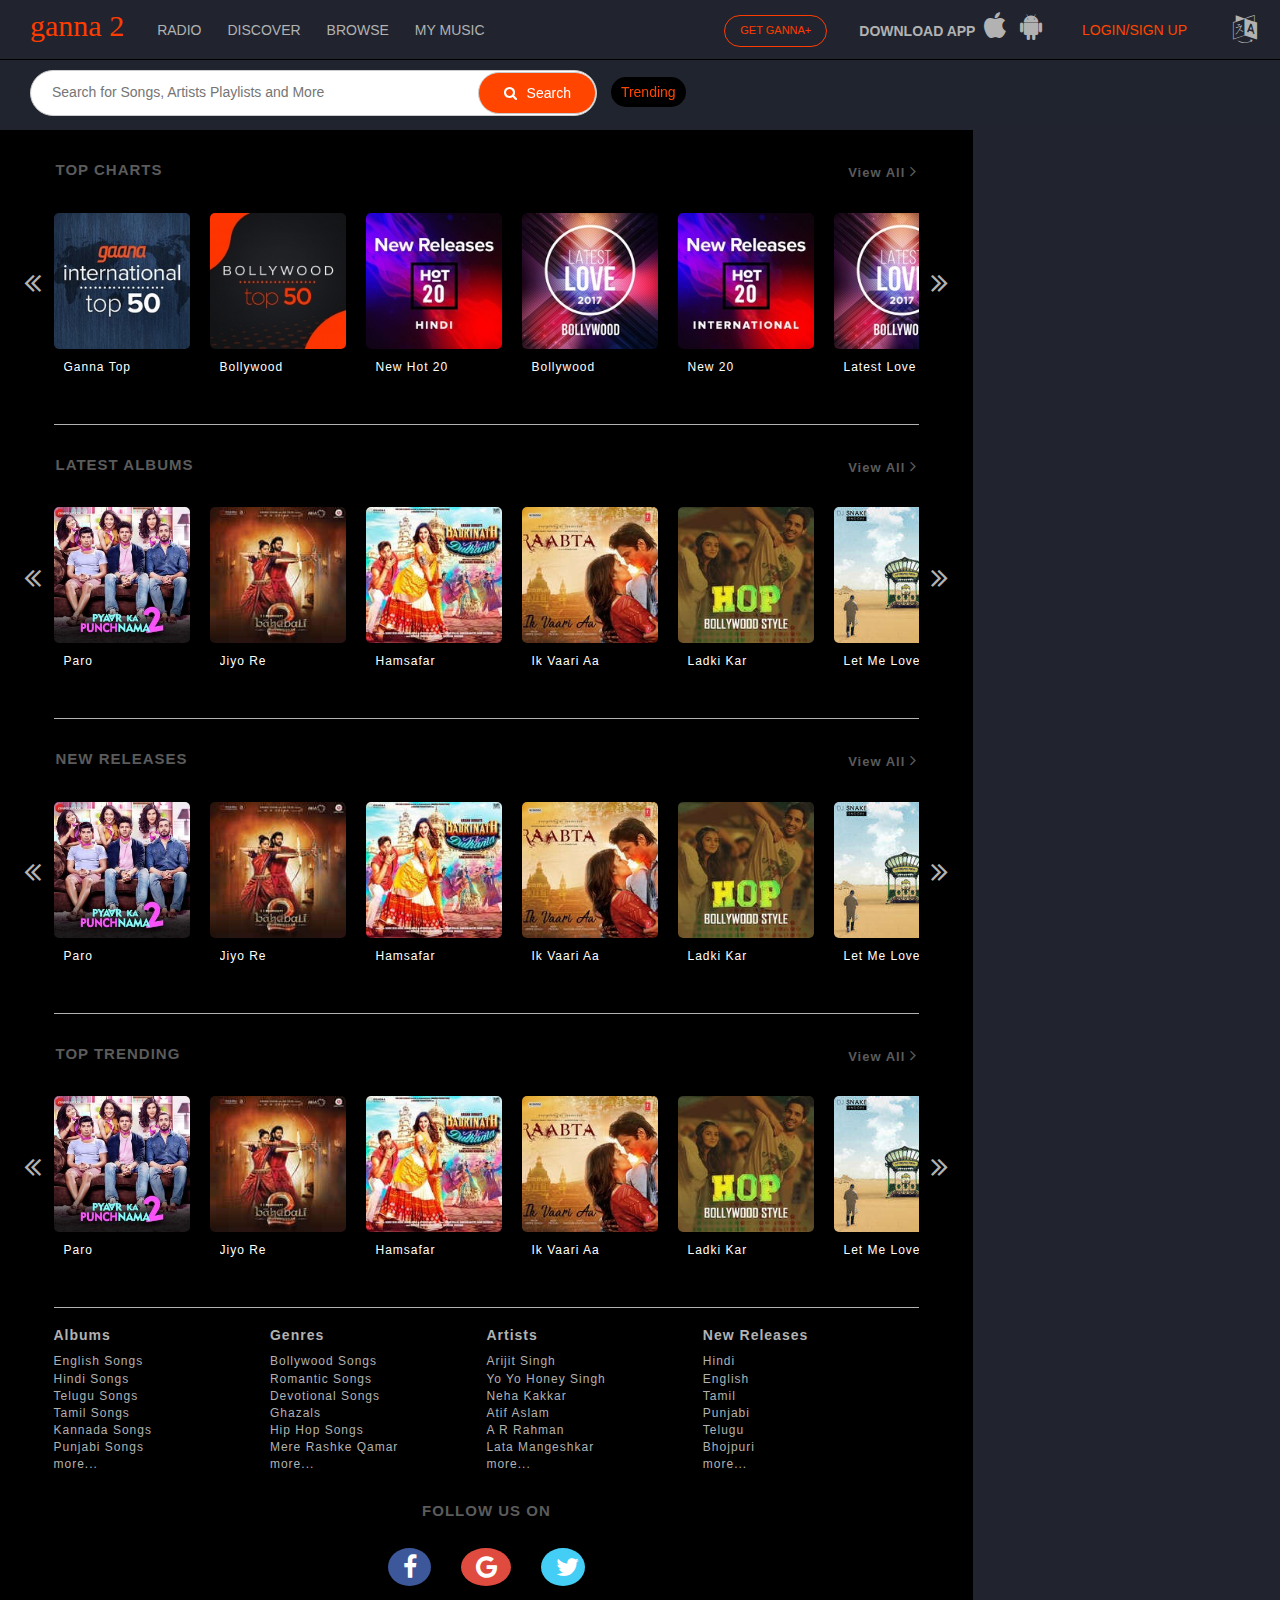
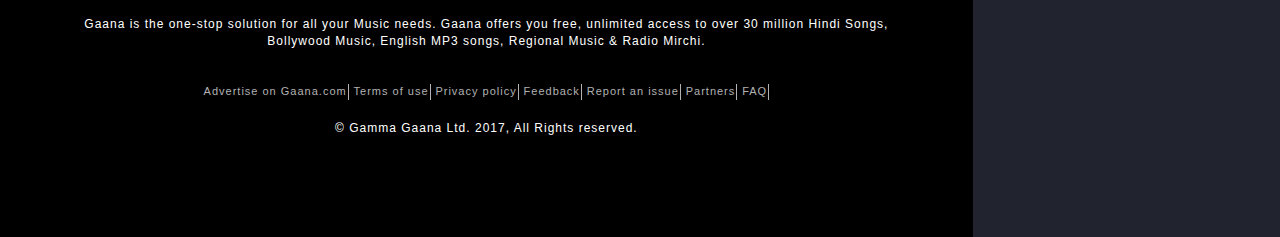
<file: Gaana/index.html>
<!DOCTYPE html>
<html lang="en">

<head>
    <meta charset="UTF-8">
    <meta name="viewport" content="width=device-width, initial-scale=1">
    <title>Download Latest MP3 Songs Online: Play Old &amp; New MP3 Music Online Free on hkgaanaapp.herokuapp.com</title>
    <meta charset="utf-8">

    <meta name="description" content="hkgaanaapp.herokuapp.com- Listen &amp; Download latest MP3 songs online. Download new or old Hindi songs, Bollywood songs, English songs* &amp; more on Gaana+ and play offline. Create, share and listen to streaming music playlists for free.">
    <meta name="keywords" content="songs, music, songs online, listen songs, MP3 songs, listen to free online songs, online latest songs, free music, popular songs, movie songs, gaana.com, listen to songs online, listen to free music, online music, free music online, latest movie songs, hindi songs, play songs, online songs, hindi songs, music albums, free music, online music, english songs, hollywood songs, playlists music, music online">

    <link rel="shortcut icon" type="image/x-icon" href="http://css375.gaanacdn.com/images/favicon.ico">
    
    
    
        
    
    
    
    
    
    <link rel="stylesheet" href="assests/css/bootstrapcss/bootstrap.min.css">
    <link rel="stylesheet" href="assests/css/font-awesome.css">
   <!-- <link rel="stylesheet" href="src/jquery-ui.css">-->
    <link rel="stylesheet" href="assests/css/main.css">
<!--    <link rel="stylesheet" href="assests/css/animate.css">--> 
    <link rel="stylesheet" href="assests/css/media_queries.css">
<!--    <link href="https://fonts.googleapis.com/css?family=Open+Sans" rel="stylesheet">-->
    <!--    <script src="assests/js/bootstrap.min.js"></script>-->
    <link href="https://fonts.googleapis.com/css?family=Roboto:700" rel="stylesheet">
    
    <script src="assests/js/jquery-3.2.1.min.js"></script>
  <!--  <script src="src/jquery-ui.js"></script>
    <script src="assests/js/wow.min.js"></script>-->
    <script src="assests/js/bootstrap.min.js"></script>
    <script src="assests/js/main.js"></script>
<!--    <script src="assests/js/ganna.json"></script>-->
    <script src="assests/js/generator.js"></script>  
    <script>
  (function(i,s,o,g,r,a,m){i['GoogleAnalyticsObject']=r;i[r]=i[r]||function(){
  (i[r].q=i[r].q||[]).push(arguments)},i[r].l=1*new Date();a=s.createElement(o),
  m=s.getElementsByTagName(o)[0];a.async=1;a.src=g;m.parentNode.insertBefore(a,m)
  })(window,document,'script','https://www.google-analytics.com/analytics.js','ga');

  ga('create', 'UA-102239963-1', 'auto');
  ga('send', 'pageview');

    </script>
</head>

<body>
    <header class="clearfix">
        <div id="logo"> <a href="index.html">GANNA 2</a> </div>
        <nav>
            <ul class="nav navbar-nav">
                <li>Radio</li>
                <li>discover</li>
                <li>browse</li>
                <li>my music</li>
            </ul>
        </nav>
        <span id="search_box"><i class="fa fa-search"></i></span>
        <div class="nav2">
            <ul class="nav navbar-nav">
                <li id="get_ganna">
                    <button class="btn btn-default">GET GANNA+</button>
                </li>
                <li id="download_app">Download app <i class="fa fa-apple" area-hidden="true"></i> <i class="fa fa-android" area-hidden="true"></i> </li>
                <li id="login"><a href="#">Login/Sign up</a></li>
                <li id="language">
                    <a href="#"> <i class="fa fa-language" area-hidden="true"></i> </a>
                </li>
            </ul>
        </div>
        <div id="header_blank_div"></div>
        
    </header>
    <div class="nav3">
            <ul>
                <li class="active_nav">Home</li>
                <li>Discover</li>
                <li>Radio</li>
            </ul>
        </div>
    
    <section id="search_music">
        <div class="btn btn-default main_button">
            <input type="text" placeholder="Search for Songs, Artists Playlists and More"> <a href="#" class="btn btn-default search"><i class="fa fa-search">
            </i>Search</a> 
        </div> <a href="#" class="trending">trending</a> 
        </section>
   
       
        
          <aside id="songs">
        <div class="container">
           <div id="songs_collection">
              
               
           </div>
        
       
          <footer class="clearfix">
                <div class="footer-grp clearfix">
                    <div class='foo-grp'>
                        <div class="foo-grp-inner">
                            <h3><a href="#">Albums</a></h3> <a href="#">English Songs</a> <a href="#">Hindi Songs</a> <a href="#">Telugu Songs</a> <a href="#">Tamil Songs</a> <a href="#">Kannada Songs</a> <a href="#">Punjabi Songs</a> <a href="#">more...</a> </div>
                    </div>
                    <div class='foo-grp'>
                        <div class="foo-grp-inner">
                            <h3><a href="/genre" >Genres</a></h3> <a href="#">Bollywood Songs</a> <a href="#">Romantic Songs</a> <a href="#">Devotional Songs</a> <a href="#">Ghazals</a> <a href="#">Hip Hop Songs</a> <a href="#">Mere Rashke Qamar</a> <a href="#">more...</a> </div>
                    </div>
                    <div class='foo-grp'>
                        <div class="foo-grp-inner">
                            <h3><a href="#" >Artists</a></h3> <a href="#">Arijit Singh</a> <a href="#">Yo Yo Honey Singh</a> <a href="#">Neha Kakkar</a> <a href="#">Atif Aslam</a> <a href="#">A R Rahman</a> <a href="#">Lata Mangeshkar</a> <a id="more_actress" href="#">more...</a> </div>
                    </div>
                    <div class='foo-grp'>
                        <div class="foo-grp-inner">
                            <h3><a href="#">New Releases</a></h3> <a href="#">Hindi</a> <a href="#">English</a> <a href="#">Tamil</a> <a href="#">Punjabi</a> <a href="#">Telugu</a> <a href="#">Bhojpuri</a> <a href="#">more...</a> </div>
                    </div>
                </div>
                <div class="followus">
                    <h5>FOLLOW US ON</h5>
                    <a rel="nofollow" href="https://www.facebook.com/gaana.com" target="_blank" class="facebook"> <i class="fa fa-facebook" area-hidden="true"></i> </a>
                    <a rel="nofollow" href="https://plus.google.com/100752754989473986040" target="_blank" class="gplus"> <i class="fa fa-google" area-hidden="true"></i> </a>
                    <a rel="nofollow" href="https://twitter.com/gaana" target="_blank" class="twitter"> <i class="fa fa-twitter" area-hidden="true"></i> </a>
                </div>
                <div class="footer_note"> Gaana is the one-stop solution for all your Music needs. Gaana offers you free, unlimited access to over 30 million Hindi Songs, Bollywood Music, English MP3 songs, Regional Music & Radio Mirchi. </div>
                <div class="foo-links desktop"> <a id="advertise-on-gaana">Advertise on Gaana.com</a> <a class="termsofuse">Terms of use</a> <a class="privacy-policy">Privacy policy</a> <a id="feedback">Feedback</a> <a id="report-an-issue">Report an issue</a> <a id="partners" href="#">Partners</a> <a id="faq-link" href="#">FAQ</a> </div>
                <div class="foo-links mobile"> <a class="privacy-policy" href="#">Privacy policy</a> <a class="termsofuse" href="#">Terms of use</a> </div>
                <div class="copyright">© Gamma Gaana Ltd. 2017, All Rights reserved.</div>
            </footer>
       </div>
    </aside>

          
        
                
    <div class="footer" id="player">
        <div class="queue" id="queue">
            <ul id="queueUl"><a  class="open_queue" id="queue_list">Open Queue<i class="fa fa-angle-double-up" aria-hidden="true"></i></a>
            <div id="playlist_box">
            
<!--
            <li id="queuelist_options">
            <div class="thumb left">
            <img src="assests/images/defaultImage.gif" class="img-responsive" alt=""> 
            </div>
            <div id="queueName">Queue</div>
            <div class="right">
                <button id="saveAsPlaylist" class="btn btn-default">
                SAVE AS PLAYLIST
                </button>
                <button id="clearQueue" class="btn btn-default">
                CLEAR QUEUE
                </button>
            </div>
            
            </li>            
-->
           </div>
            </ul>
        </div>
        <div class="player left">
            <div class="thumb left"> 
            <img
            id="player_song_image" src="assests/images/bahubali.jpg" class="img-responsive"
            onerror="defaultImage();" alt=""> 
            </div>
            <div class="player_song_details left"> <span id="player_song_name">Jio re Bahubali</span>
             <span id="player_album_name">bahubali 2</span> </div>   
               
            <div class="audio_player right">
                <audio id="audio_player" controls="controls" loop="loop" preload="auto">
                    <source src="" type="audio/mp3" /> Your browser doesn't support the HTML audio tag. Be sad </audio>
                    
                <div id="ui_player">
                  <div class="left border-right main_player">
                   <div id="music_progress">
                   <input type="range" min="0" max="100" value="0" id="music_slider" oninput="manageAudioForwarding(this.value);">
                   <span id="current_time" class="left song_time">0:00</span>
                   <span id="end_time" class="song_time right">3:26</span>
                   </div>
                   <div> 
                    <a onclick="toggleVolumeBox();" id="volume_box">
                    <div id="volume_manager" class="none">
                    <input type="range" min="0" max="100" value="100" onchange="" orient="vertical" oninput="volume(this.value);" id="volume_slider">
                    </div>
                    <i class="fa fa-volume-up" aria-hidden="true"></i>
<!--                        <i class="fa fa-volume-down" aria-hidden="true"></i>-->
<!--                   <i class="fa fa-volume-off" aria-hidden="true"></i>-->
                    </a>
                    <a onclick="playPrev();" id="playprev"><i class="fa fa-step-backward" aria-hidden="true"></i></a>
                    <a onclick="playOrPause();" id="playorpause">
                    <img src="assests/images/loader.gif" alt="loading" class="img-loading img-responsive">
<!--                    <i class="fa fa-play" aria-hidden="true"></i>-->
<!--                    <i class="fa fa-pause" aria-hidden="true"></i>-->
                    </a>
                    <a onclick="playNext();" id="playnext"><i class="fa fa-step-forward" aria-hidden="true"></i></a>
                   </div>
                    </div >
                    <div id="shuffle" class="border-right left"> 
                        <a onclick="manageRepeat();" id="loop"><i class="fa fa-repeat" aria-hidden="true"></i></a>
                        <a onclick="ManageShuffle();"><i class="fa fa-random" aria-hidden="true"></i>
                        
                        </a>
                        
                    </div>
                    <div id="quality" class="border-right left"><a>
                    <div class="dropup">
                        <button class="dropdown-toggle" type="button" id="dropdownMenu2" data-toggle="dropdown" aria-haspopup="true" aria-expanded="false">
                            <div><i class="fa fa-cog" aria-hidden="true"></i></div>
                            <div>Quality</div>
                        </button>
                        <ul class="dropdown-menu" aria-labelledby="dropdownMenu2">
                            <li>High</li>
                            <li>Medium</li>
                            <li>Low</li>
                        </ul>
                    </div>
                    
                    </a>
                    </div>
                    <div id="options_player" class="left"><a>
                        <div class="dropup">
                        <button class="dropdown-toggle" type="button" id="dropdownMenu2" data-toggle="dropdown" aria-haspopup="true" aria-expanded="false">...</button>
                        <ul class="dropdown-menu" aria-labelledby="dropdownMenu2">
                            <li>Add to playlist</li>
                            <li>favourite</li>
                            <li>share</li>
                            <li>remove from queue</li>
                            <li>get songs info</li>
                        </ul>
                    </div>
                    </a></div>                    
                </div>    
                    
            </div>
        </div>
    </div>



</body>

</html>
</file>
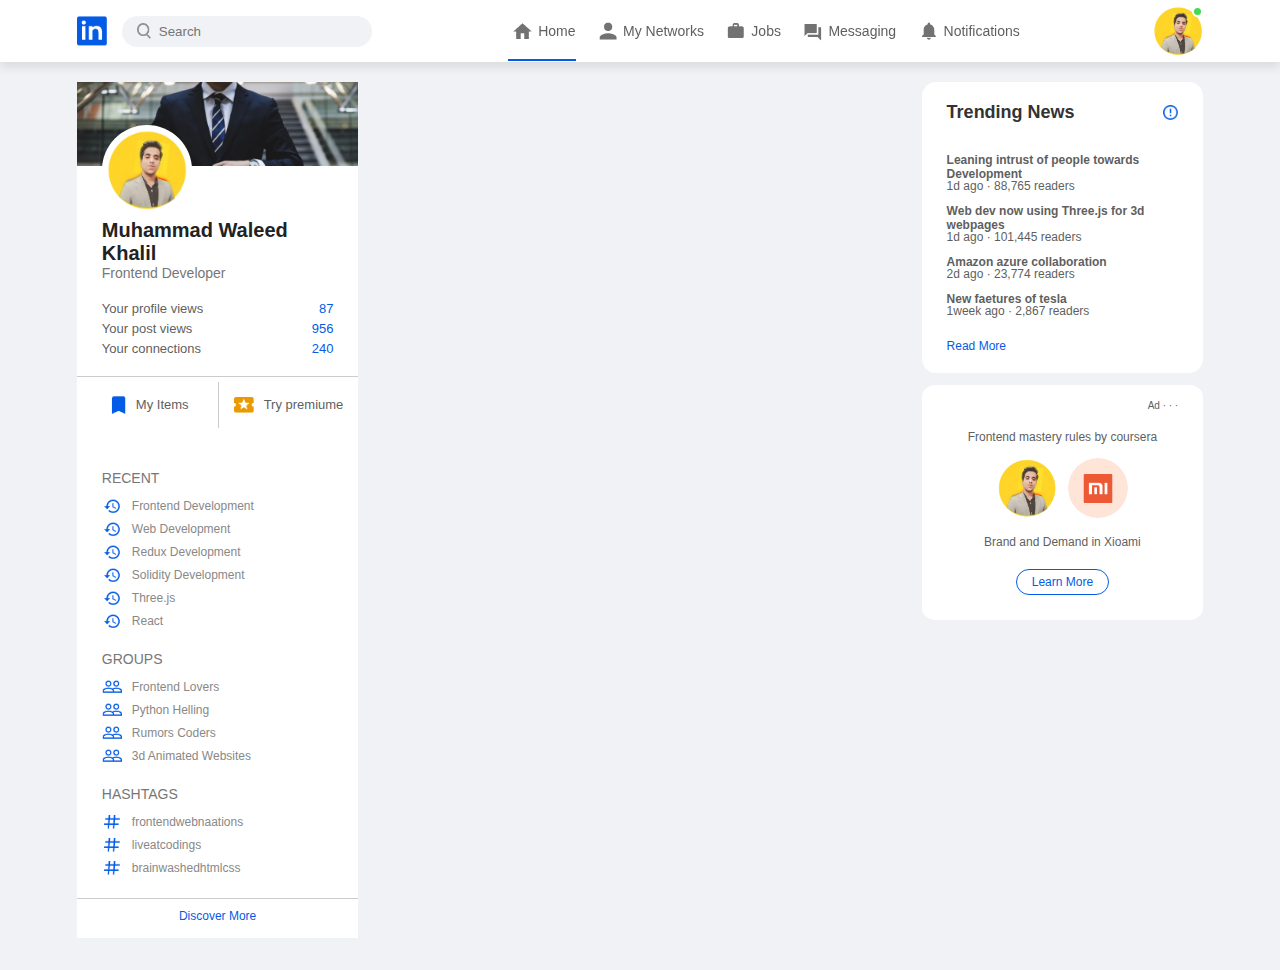
<file: Clones/LinkedIn clone/index.html>
<!DOCTYPE html>
<html lang="en">
<head>
    <meta charset="UTF-8">
    <meta name="viewport" content="width=device-width, initial-scale=1.0">
    <title>Linkedin 2.0</title>
    <link rel="stylesheet" href="styles.css">
</head>
<body>
    <div class="nav">
        <div class="navbar-left">
            <a href="index.html" class="logo"><img src="logo.png" alt=""></a>
            <div class="searchbox">
                <img src="search.png" >
                <input type="search" name="search" placeholder="Search">
            </div>
        </div>

        <div class="navbar-center">
            <ul>
                <li >
                    <a href="#" class="HomeActive"><img src="home.png" alt=""> <span>Home</span></a></li>
                    <li>
                        <a href="#"><img src="network.png" alt=""> <span>My Networks</span></a>
                    </li>
                    <li>
                        <a href="#"><img src="jobs.png" alt=""> <span>Jobs</span></a>
                    </li>
                    <li>
                        <a href="#"><img src="message.png" alt=""> <span>Messaging</span></a>
                    </li>
                    <li>
                        <a href="#"><img src="notification.png" alt=""> <span>Notifications</span></a>
                    </li>   
            </ul>
        </div>
        <div class="navbar-right">
            <div class="online">
                <img src="MyImage-modified.png"  width="50px" height="50px" class="nav-profile-img">
            </div>
        </div>
    </div>


    <div class="container">
        <div class="left">
            <div class="sidebar-profile-box">
                <img src="cover-pic.png"  width="100%" alt="">
                <div class="sidebar-profile-info">
                    <img src="MyImage-modified.png" alt="">
                    <h1>Muhammad Waleed Khalil</h1>
                    <h3>Frontend Developer</h3>
                    <ul>
                        <li>Your profile views <span>87</span></li>
                        <li>Your post views <span>956</span></li>
                        <li>Your connections <span>240</span></li>
                    </ul>
                </div>
                <div class="sidebar-profile-link">
                    <a href="#"><img src="items.png" alt="">My Items</a>
                    <a href="#"><img src="premium.png" alt="">Try premiume</a>
                </div>
                <div class="sidebar-activity">
                    <h3>RECENT</h3>
                    <a href="#"><img src="recent.png" alt="">Frontend Development</a>
                    <a href="#"><img src="recent.png" alt="">Web Development</a>
                    <a href="#"><img src="recent.png" alt="">Redux Development</a>
                    <a href="#"><img src="recent.png" alt="">Solidity Development</a>
                    <a href="#"><img src="recent.png" alt="">Three.js</a>
                    <a href="#"><img src="recent.png" alt="">React</a>
                    <h3>GROUPS</h3>
                    <a href="#"><img src="group.png" alt="">Frontend Lovers</a>
                    <a href="#"><img src="group.png" alt="">Python Helling</a>
                    <a href="#"><img src="group.png" alt="">Rumors Coders</a>
                    <a href="#"><img src="group.png" alt="">3d Animated Websites</a>
                    <h3>HASHTAGS</h3>
                    <a href="#"><img src="hashtag.png" alt="">frontendwebnaations</a>
                    <a href="#"><img src="hashtag.png" alt="">liveatcodings</a>
                    <a href="#"><img src="hashtag.png" alt="">brainwashedhtmlcss</a>
                    <div class="discovermore">
                        <a href="https://www.linkedin.com/mynetwork/discover-hub/?lipi=urn%3Ali%3Apage%3Ad_flagship3_feed%3B9Jwbp%2FjEQ4WSc%2FpmbqpEcg%3D%3D">Discover More</a>
                    </div>
                </div>
            </div>
        </div>
        <div class="center"></div>
        <div class="right">
            <div class="news">
                <img src="more.png" class="info-icon">
                <h3>Trending News</h3>
                <a href="#">Leaning intrust of people towards Development</a>
                <span>1d ago &middot; 88,765 readers</span>
                <a href="#">Web dev now using Three.js for 3d webpages</a>
                <span>1d ago &middot; 101,445 readers</span>
                <a href="#">Amazon azure collaboration</a>
                <span>2d ago &middot; 23,774 readers</span>
                <a href="#">New faetures of tesla</a>
                <span>1week ago &middot; 2,867 readers</span>
                <a href="#" class="NewsReadmore">Read More</a>
            </div>
            <div class="sidebar-ad">
                <small>Ad &middot; &middot; &middot;</small>
                <p>Frontend mastery rules by coursera</p>
                <div>
                    <img src="MyImage-modified.png" width="" alt="">
                    <img src="mi-logo.png" alt="">
                </div>
                <b>Brand and Demand in Xioami</b>
                <a href="#" class="ad-link">Learn More</a>
            </div>
        </div>
    </div>
</body>
</html>
</file>
<file: Gaana/assests/css/main.css>
body{
    margin: 0px;
    padding: 0px;
    font-family: 'Open Sans', sans-serif;
/*    font-family: 'Roboto', sans-serif;*/
    background-color: #21242E;
    margin-top:60px;
    position: relative;
    -webkit-overflow-scrolling: touch;
}

*{
    -webkit-overflow-scrolling: touch;
}

*::-webkit-scrollbar-track
{
	-webkit-box-shadow: inset 0 0 6px rgba(0,0,0,0.3);
	border-radius:10px;
	background-color:#21202E;
}

*::-webkit-scrollbar{
	width:15px;   
	background-color:#21242E;
}
#playlist_box::-webkit-scrollbar{
    width:5px;
}
.songs_list::-webkit-scrollbar{
    height:5px;
}
body::-webkit-scrollbar-thumb{
    width: 15px;
}

*::-webkit-scrollbar-thumb
{   cursor: pointer;
	border-radius:50px;
/*    width: 15px;*/
/*    height: 10px;*/
/*    border:5px solid black;*/
	-webkit-box-shadow: inset 0 0 6px rgba(0,0,0,.3);
	background-color:#B2b2b2;
}


*:focus{
    outline: none;
}
.left{float: left;}
.right{float: right;}
.clearfix:after{
    content: "";
    display: table;
    clear: both;
}
.fa-search{
/*    display: none;*/
}
header{
    position:fixed;
    top: 0px; 
    width: 100%;
    height: 60px;
    z-index: 100;
    overflow: hidden;
    background-color: #21242E;
    text-transform: capitalize;
    border-bottom: 1px solid black;
}

header a{
    color: #B2B2B2;
    font-weight:500;
    font-size: 14px;
}
#logo{
    margin-left:30px;
    margin-right:20px;
    display: inline-block;
    float: left;
    padding:5px 0px;
}

#logo a{   
    font-family: cursive;
    text-transform:lowercase;
    font-size:30px;
    text-decoration: none;
    color: #FF3C00;
}
header ul li{
    padding: 20px 13px;
    color: #B2b2b2;
    cursor: pointer;
    text-transform: uppercase;
}
nav{
    display: inline-block;
    float: left;
}
nav ul li:hover{
    color:orangered;
}

.nav2{
/*    padding-left:56.5%; */
    float:right;
}
.nav2 ul li{
    padding:20px 20px;
}
.nav2 ul li:nth-child(n+3)  {
    padding:0px;
}
.nav2 ul li:nth-child(n+3) a{
    padding:20px 23px;
}

.nav2 button,#clearQueue,#saveAsPlaylist{
    color: #FF3C00;
    background-color:#21242E;
    border-radius:60px;
    padding: 7px 15px;
    font-size: 11px;
    border-color:#FF3C00;
    margin:-10px 0px;
}

.nav2 button:hover,#saveAsPlaylist{
    color: white;
    background-color: #FF3C00;
}
#saveAsPlaylist,#clearQueue{
    margin: 5px 5px 0px; 
}
#queueName{
    margin: 10px;
}
.nav2 #download_app{
    color:#B2B2B2;
    font-weight: 600;
    padding:12px; 
}
header .fa{
    font-size:28px;
    margin:0px 5px;
}
header .fa:hover{
    color: white;
}

.nav3{
    width: 100%;
    box-shadow: 1px 0px 5px black;
    background-color: #222428;
    margin-bottom: 10px;
    display: none;
}
.nav3 ul{
    margin: 0px;
    padding: 0px;
    display:flex;
    
    width: 100%;
}
.nav3 ul li{flex:1;
color:white;
    border-right: 1px solid black;
    cursor: pointer;
text-align: center;
list-style: none;
padding:10px 0px; }

.nav3 ul .active_nav{
    color:orangered;
    border-bottom:2px solid orangered;
}


#search_box{
    margin:10px 0px;
    display:none;
}
#search_box .fa{
    background-color: orangered;
    padding: 13px 14px;
/*    margin: -11px 2px;*/
    font-size: 18px;
    font-weight:100;
    color: white;
    margin: 10px 5px;
    float:left;
    border-radius:150%;
}



#login a{
    color:orangered;
}
#language{
    font-size:15px;
    padding:0px;
    margin:-5px;
}


#search_music{
    position:fixed;
    z-index:15;
    top:60px;
    display:block;
    width:100%;
    background-color:rgba(33,36,46,0.8);
    left:0px;
    padding:10px;
}
#search_music .btn{
    padding:1px;
    width:45%;
/*    display:none;*/
    margin-left:20px;
/*    margin-top: 10px;*/
    border-radius:50px;
}
#search_music input[type="text"]{
    width:75%;
    margin-left:20px;
    height: 25px;
    border: none;
    background-color: transparent;
    
}

#search_music input[type="text"]:focus{
    outline:none;
}
.search .fa{
    margin-right:10px;
}
.search a{
    font-size:30px;
    color: white;
}

#search_music .search{
    padding:10px;
    color: white;
    width:21%;
    background-color: orangered;
    margin-left:0px;
}

.fa:hover,a:hover{color: white;}
.trending{
    border-radius:50px;
    padding: 7px 10px;
    margin:auto 10px;
    color:orangered;
    background-color: black;
    text-transform: capitalize;
}


aside{
    width:76%;
    margin-top:130px;
/*    padding-top:0px;*/
    margin-right: 10px;
    padding-bottom:100px;
}

#get_ganna{
    vertical-align:super;
}

#songs{
    background-color: black;
    color: white;
}
#songs .container{
    margin: auto;
    letter-spacing:1px;
    max-width:89%;
    padding:0px;
    z-index: 3;
}


.text_right{text-align: right;}

.col-xs-6{
    padding:2px;
}

*{margin: 0px;
padding: 0px;
box-sizing: border-box;}

.card_box{
    padding-bottom:40px;
    border-bottom:1px solid #B2B2B2;
    position: relative;
	   -webkit-overflow-scrolling: touch;
}


.music_list_type h4,h5{
    padding:0px;
    color: #5B5B5B;
    padding:20px 0px;
    text-transform: uppercase;
    font-size: 15px;
    font-weight: 600;
    margin-left:0px;
}

.music_list_type h4 a,.music_list_type h5 a{
     color: #5B5B5B;
    padding:20px 0px;
    text-transform: uppercase;
}

a:hover,.viewall:hover{text-decoration: none;
color: white;}
.music_list_type .fa{
    margin-left: 5px;
    font-size: 17px;
}

.music_list_type h5 a{
    text-transform: capitalize;
    padding:21px 0px; 
    font-size:13px;
}
.songs_list{
    display: flex;
    flex-wrap:nowrap;
    overflow-x:scroll;
    max-width: 100%;
	   -webkit-overflow-scrolling: touch;
	
}

.songs_box{
    max-width:136px;
    min-width:136px;
    min-height:136px;
    margin-right:20px;
}
.item{
/*    margin-right:20px;*/
}
.song_obj{display: none;}
.song_image{
    max-height:150px;
    max-width:150px;
    border-radius:10px;
    position: relative;
}

#songs .thumb img{
 border-radius:5px;    
}

.play_icon{
    display: none;
    position:absolute;
    top:45px;
    left:45px;
}

.play_icon .fa{
    font-size: 30px;
    background-color:black;
    opacity: 0.95;
    color: #B2B2B2;
    padding:10px 10px 10px 15px;
    border-radius:100%;
    
}

#songs .thumb:hover .play_icon{
    display: block;
}
#songs .thumb:hover{cursor: pointer;}

.play_icon .fa:hover{
    color: white;
    opacity: 1;
    background-color: black;
}
.description{
    overflow: hidden;
    padding:10px;
    max-width:116px;
    text-transform: capitalize;
    font-size:12px;
    cursor: pointer;
}
.description span{
    max-height:15px;
    display: block;
    overflow: hidden;
}

a{color: white;}


.left_scroll,.right_scroll{
    position:absolute;
    top:45%;
    z-index:5;
    font-size:30px;
    color:#B2B2B2;
}
.left_Scroll:hover a,.right_scroll:hover a{
    color: white;
}

.left_scroll{float: left;
left:-30px;}
.right_scroll{float: right;
right:-30px}


#songs .container .card_box:nth-element(even):after{
   content:"";
    height:50px;
    display:block;
    background-color:#21242E;
}


.footer-grp{
    display: flex;
}

.foo-grp-inner h3 a{
    font-weight: 900;
    font-size: 14px;
}
.foo-grp-inner a,.desktop a{
    display: block;
    color: #B2B2B2;
    font-size: 12px;
}

.desktop a{
    display: inline-block;
    padding-right:1px;
    font-size: 11px;
    border-right:1px solid #B2B2B2;
}
.desktop{margin-bottom: 20px;}
.followus,.footer_note,.foo-links{text-align:center;}

.facebook,.gplus,.twitter{
   font-size: 25px;
    margin:0px 15px;
    padding:5px 5px 5px 15px;
    border-radius:100% 100%;
    transition: 1s;
}

.facebook:hover,.gplus:hover,
.twitter:hover{
    transform:scale(1.2,1.2);
    transition:1s; 
}

.facebook{background-color:#3C579A;}
.gplus{background-color:#DF4B3F ;}
.twitter{background-color: #44CEF5;}




.mobile{display: none;}

.footer_note{
    font-size: 12px;
    margin:30px 0px;
}

.foo-grp{
    flex: 1;
}
.copyright{
    text-align: center;
    font-size:12px;
} 

footer{margin:0px;}


.card_box .album_name{
    display:none;
}

















/*https://fathomless-fortress-96797.herokuapp.com/ | https://git.heroku.com/fathomless-fortress-96797.git*/






.footer{
    position:fixed;
    bottom:0px;
    height:65px;
    z-index:110;
    width:100%;
    display:none;
/*    position:relative;*/
    background-color:#36383d;
}
.footer audio{
    display:none;
/*    padding:10px 0px; */
}

.footer .queue{
    position:absolute;
    top:-30px;
    z-index:2;
    left:17.5%;
/*    text-align: center;;*/
    width:65%;
    height:450px; 
    margin:auto;
    padding: 0px;
/*    transform:translateY(410px);*/
    transition:1s;
}

.toggle_queuelist{
    transform:translateY(-410px);
    transition: 1s;
}

.footer ul li .thumb{
    max-height:40px;
    max-width:40px;
}
.footer #queuelist_options:hover{
    background-color:#36383d ;
}
.footer .thumb{
    display:inline-block;
    max-height:45px;
    max-width: 45px;
    
}
.footer li ,.footer a{color: white;
    cursor: pointer;
    background-color:#36383d;
text-decoration: none;
list-style: none;}


.song_name,.movie_name{
/*display: inline-block;*/
margin-right:12px;
}

.footer ul li:hover,.queue ul li .active{
    background-color: #232429;
}

.queue_buttons{
    width: 80%;
    text-align: right;
}
.open_queue:hover{
    background-color:#36383d;
}
.footer ul{
    padding:0px;
    margin:0px;
/*    height: inherit;*/
    position:relative;
}

.none{
    display:none;
}
#playlist_box{
    background-color:#36383d;
    height:350px;
    overflow-y:scroll;
    display: block;
    -webkit-overflow-scrolling:touch;
    border-right:2px solid #212121;
    border-left:2px solid #212121;
}
/*
#playlist_box .inner_playlist_box {
    overflow-y: scroll;
}
*/

.footer ul li{

    display: flex;
    padding:10px;
    border-bottom: 1px solid #B2B2B2;
}
.queue .thumb{
    margin-right: 20px;
}
.songs_details{
    width:55%;
}
.album_details{width:30%;}
.footer li div span{
    display:block;
    color: #fff;
    font-size: 12.5px;
    font-weight:500;
    letter-spacing:1px;
    max-height: 40px;
    overflow: hidden;
    padding:10px 0px 0px;
    text-transform: capitalize;
    margin:0px;
}

.dropup{
display: none;
height:0px;
width:20px;
}
.dropup button{
    border:none;
    background-color: transparent;
    letter-spacing:2px;
    font-size: 20px;
    margin-top:5px;
}

.dropdown-menu{
    background-color:#21242E;
    color:white;
    height: auto;
    box-shadow:1px 1px 10px 1px lightblack;
    text-transform:capitalize;
/*    z-index:120;*/
    font-size: 12px;
    cursor: pointer;
}
.queue ul li .dropdown-menu
{ left:-150px;}

.footer ul li:hover .dropup{
    display: block;
}

.player div{
    display: inline-block;
}

.player .thumb{
    margin: 10px 10px 0px 10px;
}
.player span{
    color: white;
    text-transform:capitalize;
    font-size: 12px;
}


.player_song_details{
    margin-top:10px;
    width: 14%;
    min-width:150px;
}

#player_song_name{
    display:block;
    font-size:12px;
    font-weight:500;
    max-height:18px;
    margin:0px;
    font-weight:500;
/*    text-transform: uppercase;*/
    margin-top:5px;
/*    margin-bottom:0px;*/
/*    padding-bottom:0px;*/
    overflow:hidden;
}

#player_album_name{
    color:#B2B2B2;
}

.player{
    height: inherit;
    position: fixed;
    bottom: 0px;
    z-index:120;
    width: 100%;
    background-color: #36383d;
/*    border-top: 1px solid black;*/
}


#queueUl{
    height: inherit;
}
.open_queue .fa{
    margin-left:15px;
    font-size:20px;
}
.queue{color: white;}
.open_queue{
    display: block;
/*    position:absolute;*/
    top:-40px;
    width: 20%;
    min-width:150px;
    text-align:center;
    z-index:1000;
    margin-left:40%; 
    border-top-left-radius:5px;
    border-top-right-radius:5px;
    background-color:#36383d;
    font-size:12px;
    color:white;
    padding:5px;
}


.audio_player #ui_player a{
    display:inline-block;
    height:60px;
/*    min-width:50px;*/
}
#ui_player a{text-align: center;}

#ui_player .fa{
    font-size: 20px;
/*    font-weight:900;*/
/*    word-spacing: 5px;*/
    color:#B2B2B2;
    padding:24px;
    vertical-align: middle;
/*    /margin-right: 20px;*/
    
}
#ui_player .fa:hover{
    color:white;
}

#quality a div{
display: block;
font-size:11px;
letter-spacing:1px}
#quality .fa{
/*    padding-top:10px;*/
    padding:0px 20px;
}
#playorpause{
    vertical-align:middle;
}

#playorpause .fa{
    font-size:30px;
    color:orangered;
    padding:16px 20px;
    vertical-align:middle;
    text-align: center;
}
#playorpause .fa:hover,#loop .fa,#loop .fa:hover{
    color:orangered;
}
#ui_player .border-right{
    height:65px;
    text-align: center;
    border-right:1px solid black;
}
#volume_box{
    position:relative;
}
#volume_manager{
    background-color:#36383d; 
    padding:5px 20px;
    position:absolute;
    text-align:center;
/*    display: none;*/
    z-index:100;
    bottom:40px;
    left: 10px;
    border-radius:5px;
    box-shadow:0px 0px 20px 0px black;
}

#volume_slider{
    -webkit-appearance: slider-vertical;
    writing-mode: bt-lr;
/*
    -webkit-transform:rotate(90deg);
    width:100px;
    margin-left:-50px;
*/
}

#music_progress input[type="range"]{
    width:20%;
}
#ui_player{
    width:100%;
}
.audio_player{width:80%;}
.main_player{flex:7;}
#shuffle{flex: 1.5;}
#quality{flex: 0.75;}
#quality div{
    margin-top: 5px;
    font-size: 12px;
}
#quality .fa{
    font-size:30px;
}
#options_player{flex: 0.75;}

#ui_player{
    width:100%;
    display: flex;
}

#music_progress{
    width:58%;
    vertical-align:middle;
}
.song_time{
    margin-top:10px;
}
#music_progress input[type="range"]{
    width:100%;
    margin-top:10px;
}




input[type="range"]{
  -webkit-appearance:none;
/*    Hides the slider so that custom slider can be made */
  width:7px;  
/*    Specific width is required for Firefox. */
  background-color:transparent; 
}

input[type=range]:focus {
  outline: none; }

input[type="range"]::-ms-track {
  width:100%;
  cursor:pointer;
  background:transparent; 
  border-color:transparent;
  color:transparent;
}

input[type="range"]::-webkit-slider-thumb{
  -webkit-appearance:none;
  border:2px solid orangered;
  height:12px;
  width:12px;
  border-radius:100%;
  background:transparent;
  cursor: pointer;
  margin-top:-5px; /* You need to specify a margin in Chrome, but in Firefox and IE it is automatic */
  box-shadow: 0px 0px 2px orange; 
}



input[type="range"]::-webkit-slider-runnable-track {
  width:60%;
  height:2px;
  cursor:pointer;
  background:#606060;
  border-radius:0px;
}
#volume_slider::-webkit-slider-thumb{
    -webkit-appearance:none;
    margin:-8px;
    border-radius:20px;
    margin-top:0px;
}



#volume_manager{
/*    display:block;*/
}
/*#ui_player button{display:inline-flex;}*/
#quality ul{
    left:-40px;
    top:-170px;
    min-width:100px;
}
#options_player ul{
    left:-80px;
    top:-230px;
    min-width: 150px;
}
#quality button{
    margin:0px;
    margin-left:-25px
}
#options_player button{
    font-size:30px;
    font-weight: 900;
    margin-left:25px
}

.img-loading{
    height:45px;
    width:45px;
    padding:7px 0px;
    box-sizing:initial;
}

#options_player button:focus{outline: none;}

.none{
 display:none;
 opacity:0;
}

.ui-widget-content{border: none;}





























/*owl carosel css overrode*/
/*

.songs_list{
    overflow-x: hidden;
}
*/

.song_image{
    max-width: 136px;
    max-height: 136px;
}

.owl-item{
    width:auto;
    
}
</file>
<file: Gaana/assests/css/media_queries.css>
@media(min-width:1500px){
    #songs .container{max-width:95%;}
}


@media(max-width:1200px){
    #download_app{
        display: none;
    }
    .nav2 ul li{   padding:20px 15px;}
    #options_player{display: none;}
    .main_player{flex:8;}
    #shuffle{flex:2;}
    #quality{display: none;}
    #playorpause .fa{padding:16px 5px;}
    .audio_player{ width:75%;}
}


@media(max-width:1024px){
    #search_music .main_button{
        width:60%;
    }
    .song_image{
        max-width: 114px;
        max-height: 114px;
    }
    .play_icon{top:35px;
    left: 35px;}
    .songs_box{
    max-width:129px;
    min-width:129px;
    min-height:136px;
    margin-right:0px;
    }
    

    
}


@media(max-width:992px){

    #search_music  .trending
    {display: none;}
    #music_progress{width:55%;}
    .audio_player{width:70%;}
    #shuffle{display: none;}
}




@media(max-width:892px){
    
    nav{
        display: none;
    }
    #search_music .main_button{
        width: 94%;
        margin-left:10px;
    }
    
    aside{width:100%;}
    
}

@media(max-width:830px){
    .nav3{
        display:block;}
    aside{
        margin-top:68px;
    }
    body{
        margin-top:60px;
    }
    #search_music{
    top:45px;
    background-color:(255,255,255,0.2);}
    #search_music{
        top:105px;
    }
    
}

@media(max-width:767px){
    
    .nav2{
        display:inline-block;
        float: right;}
    .nav2 ul{margin:0px;}
    .nav2 ul li{display: inline-block;}
    .nav2 ul li:nth-child(n+3) a{
        padding:16px 15px;
    }
     #login a{color:#B2B2B2;}
/*      #volume_box{display:none;} done by jquery*/
/*    #music_progress{ width:45%;}*/
    .audio_player{width:60%;}
    .songs_details{width:45%;}
    
}

@media(max-width:640px){
    #search_music .search{width:20%;}
    #music_progress{display:none;}
    .audio_player{width:170px;
    text-align:right;}
    
    .open_queue{
        margin-left:30%;
    }
    #queueName{display:none;}
    .queue_buttons button{
        max-width:100px;
/*        margin-left: 0px;*/
        overflow: hidden;}
    .queue_buttons{width:85%;}
    #songs .container{max-width:97%;}
    .left_scroll,.right_scroll{display: none;}
    .footer .queue{
        left:10%;
        width: 80%;
    }
    
}
@media(max-width:480px){
    #get_ganna{ display: none;}
    #search_music .search{
        width:16%;
    }
    .audio_player{
         width:60px;
         float:right;
     }
     #search_music{
         top:60px;
         display:none;
     }
    
    #saveAsPlaylist{display: none;}    
      #search_box .fa{
         float: right;
         padding: 12px 10px;
         margin-right:5px;
         background-color:transparent;
     }
     aside{
         margin-top:0px;
     }
    
    .search .fa{margin:0px;
    font-size: 18px;} 
    .open_queue{
        margin-left:35%;
    }
    .player_song_details{
/*        min-width:100px;*/
    }
    .footer .queue{
         left:0px;
        width:100%;
         height:100%;
     }
    
}

@media(max-width:360px){
    .footer-grp{display: none;}
     
/*    .player_song_details{display:none;}*/
    #ui_player a .fa{padding:20px;}
/*    .audio_player{width:180px;}*/
    .nav2 ul li:nth-child(n+3) a{
        padding:16px 5px;
    }
    .open_queue{
        margin-left:25%;
    } 
      #search_music .main_button{
         width: 100%;
         margin:0px;
     }
     #search_music .search{
         width: 15%;
     }
   
}
</file>
<file: Clones/LinkedIn clone/styles.css>
*{
    margin: 0;
    padding: 0;
    font-family: 'Poppins',sans-serif;
    box-sizing: border-box;
}
body{
    background-color: #f0f2f5;
    color: #5f5f5f;

}
a{
    text-decoration: none;
    color: #5f5f5f;
}
.nav{
    display: flex;
    justify-content: space-between;
    align-items: center;
    background-color: white;
    position: sticky;
    padding: 6px 6%;
    top: 0;
    z-index: 100;
    box-shadow: 0 5px 10px rgba(0, 0, 0, 0.1);
}
.navbar-left{
    display: flex;
    align-items: center;
}
.navbar-center ul li{
    display: inline-block;
}
.navbar-center ul li a{
    display: flex;
    position: relative;
    align-items: center;
    font-size: 14px;
    margin: 5px 8px;
    margin-right: 5px;
}
.navbar-center ul li a::after {
    content: '';
    width: 0%;
    height: 2px;
    background: #045be6;
    position: absolute;
    bottom: -15px;
    transition: .4s ease;
}
.navbar-center ul li a:hover::after,    
.navbar-center ul li a.HomeActive::after{
    width: 100%;
}
.navbar-center ul li a img{
    width: 30px;
}
.logo img{
    width: 30px;
    margin-right: 15px;
    display: block ;
}
.searchbox{
        background: #f0f2f5;
        width: 250px;
        border-radius: 20px;
        display: flex;        
        align-items: center;
        padding: 0 15px;

}
.searchbox img{
    width: 14px;
    cursor: pointer;
}
.searchbox input{
    width: 100%;
    background: transparent;
    padding: 8px;
    outline: none;
    border: 0;
}
.nav-profile-img{
    display: block;
    cursor: pointer;
    position: relative;
}
.online{
    position: relative;
}
.online::after{
    content: '';
    width: 7px;
    height: 7px;
    border: 2px solid white;
    border-radius: 50%;
    right: 0;
    top: 0;
    background: #41db51;
    position: absolute;
}
li{
    list-style: none;
}
.container{
    padding: 20px 6%;
    display: flex;
    flex-wrap: wrap;
    justify-content: space-between;
     border-radius: 10%;
}
.left{
    flex-basis: 25%;
   
    align-self: flex-start;
    
}
.sidebar-profile-box{
    background: white;
   
}
.sidebar-profile-info{
    padding: 0 25px;
}
.sidebar-profile-info img{
    width: 90px;
    border-radius: 50%;
    background: white;
    padding: 4px;
    margin-top:  -45px;
    
}
.sidebar-profile-info h1{
    font-size: 20px;
    font-weight: 600;
    color: #222;
}
.sidebar-profile-info h3{
    font-size: 14px;
    font-weight: 500;
    color: #777;
}
.sidebar-profile-info ul{
    margin:20px 0;
}
.sidebar-profile-info ul li{
    width: 100%;
    margin: 5px 0;
    font-size: 13px;
}
.sidebar-profile-info ul li span{
    float: right;
    color: #045be6;
}
.sidebar-profile-link{
    display: flex;
    align-items: center;
    border-top: 1px solid #ccc;
}
.sidebar-profile-link a{
    display: flex;
    align-items: center;
    justify-content: center;
    flex-basis: 50%;
    padding: 15px 0;
    font-size: 13px;
    border-left: 1px solid #ccc;

}
.sidebar-profile-link a:first-child{
    border-left: 0;
}
.sidebar-profile-link a img{
    width: 20px;
    margin-right: 10px;
}
.sidebar-activity{
    background: #fff;
    padding: 5px 25px;
    margin: 12px 0;
}
.sidebar-activity h3{
    color:#777;
    margin: 20px 0 10px;
    font-size: 14px;
    font-weight: 500;
}
.sidebar-activity a{
    display: flex;
    align-items: center;
    font-size: 12px;
    font-weight: 500;
    color:#888;
    margin: 3px 0;
}
.discovermore{
    border-top: 1px solid #ccc;
    margin-top: 20px;
    margin-left: -25px;
    margin-right: -25px;
    text-align: center ;
    transition: .4s ease;
    cursor: pointer;

}
.discovermore:hover{
    background-color:#e3e7ec ;
    
}
.discovermore a{
    color: #045be6;
    display:inline-block;
    margin: 10px 0;


}

.sidebar-activity a img{
    width: 20px;
    margin-right: 10px;
}
.right{
    flex-basis: 25%;
    align-self: flex-start;
}
.news{
    padding: 10px 25px;
    background: #fff;
    border-radius: 5%;
}
.news h3{
    font-size: 18px;
    font-weight: 600;
    color: #333;
    margin:10px 0 30px;
}
.news a{
    font-size: 12px;
    font-weight: 600;
    display: block;
    margin-top: 10px;
    margin-bottom: -5px;
}
.news span{
    font-size: 12px;
}
.news .NewsReadmore{
    color: #045be6;
    font-weight: 500;
    margin: 20px 0 10px;
}
.info-icon{
    width: 15px;
    float: right;
    margin-top: 13px;
}
.sidebar-ad{
    background: #fff;
    padding: 15px 25px;
    text-align: center;
    margin: 12px 0;
    font-size: 12px;
    border-radius: 5%;
}
.sidebar-ad img{
    width: 60px;
    border-radius: 50%;
    margin: 4px;
}
.sidebar-ad small{
    float: right;
    font-weight: 500;
}
.sidebar-ad p{
    margin-top: 30px;
    margin-bottom: 10px;
}
.sidebar-ad b{
    display: block;
    font-weight: 500;
    margin-top: 10px;
}
.ad-link{
    display: inline-block;
    border: 1px solid  #045be6;
    border-radius: 30px ;
    font-weight: 500;
    margin: 20px auto 10px;
    padding: 5px 15px;
    color: #045be6;
}
.main{
    flex-basis: 47%;
}
</file>
